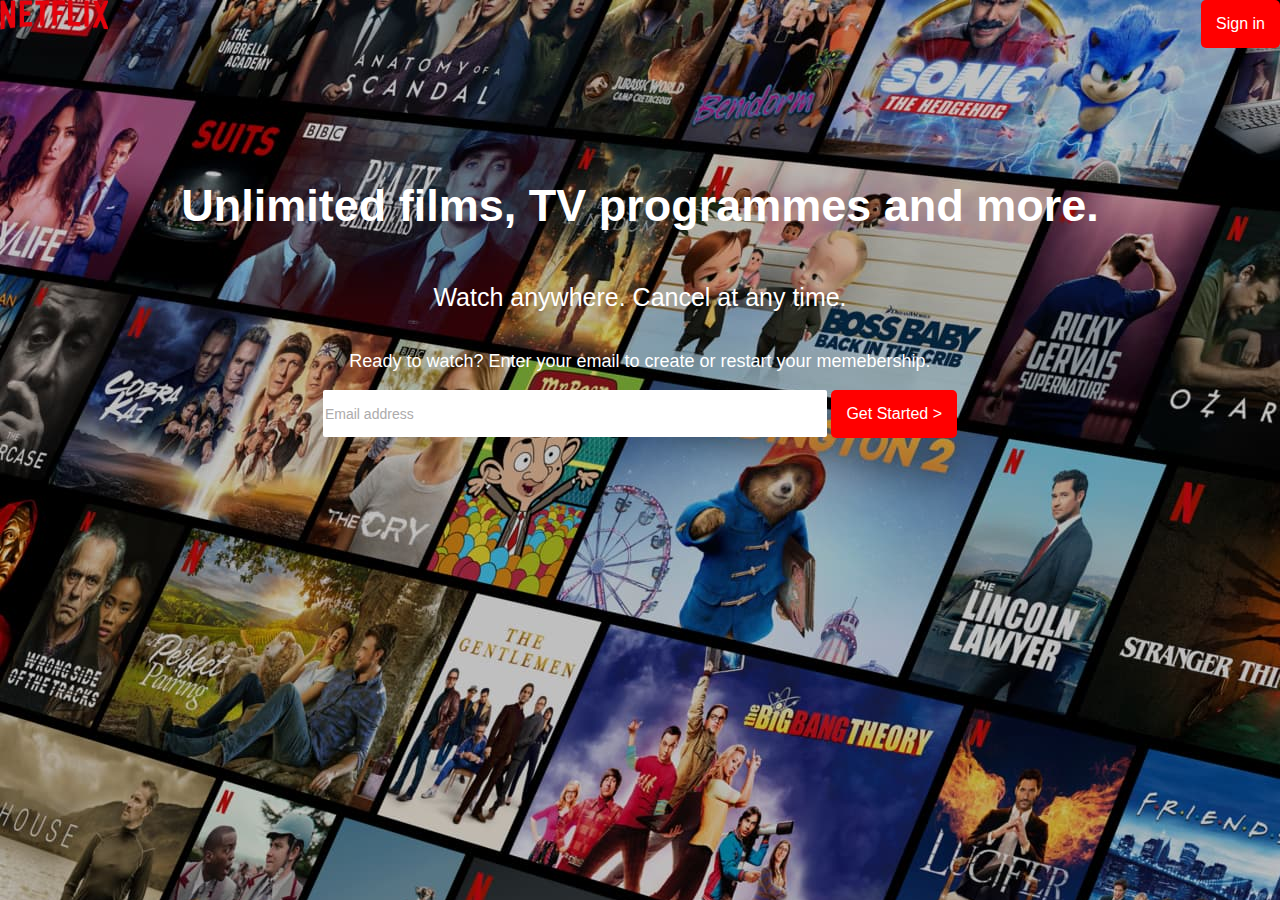
<file: index.html>
<!DOCTYPE html>
<html lang="en">
<head>
    <meta charset="UTF-8">
    <meta http-equiv="X-UA-Compatible" content="IE=edge">
    <meta name="viewport" content="width=device-width, initial-scale=1.0">
    <link rel="stylesheet" href="style.css">
    <title>Netflix United Kingdom - Watch TV programmers online, Watch ... netflix.com </title>
    <link rel="icon" type="image/png" href="Images/netflix-n-logo.png">
</head>
<body>
        <div class="header">
            <img src="Images/SignInPage/netflixs_logo.png" >
                <div class="sigIn">
                    <button onclick="location.href= 'index_signInPage.html'">Sign in</button>
                </div>
        </div>
    
    <div class="mainText">
            
            <h1>Unlimited films, TV programmes and more.</h1>
            <h2>Watch anywhere. Cancel at any time.</h2>
            
            <p class="fontformatOne">Ready to watch? Enter your email to create or restart your memebership.</p>
        
        <div>
        
            <input class="registration" type="text" placeholder="Email address">
            <button> Get Started ></button>
            
        </div>
    </div>
</body>
</html>

<!-- FIX sign in button, 
    stop the shrinking 
    Set the email address to left had corner when user clicks., 
    -->
</file>
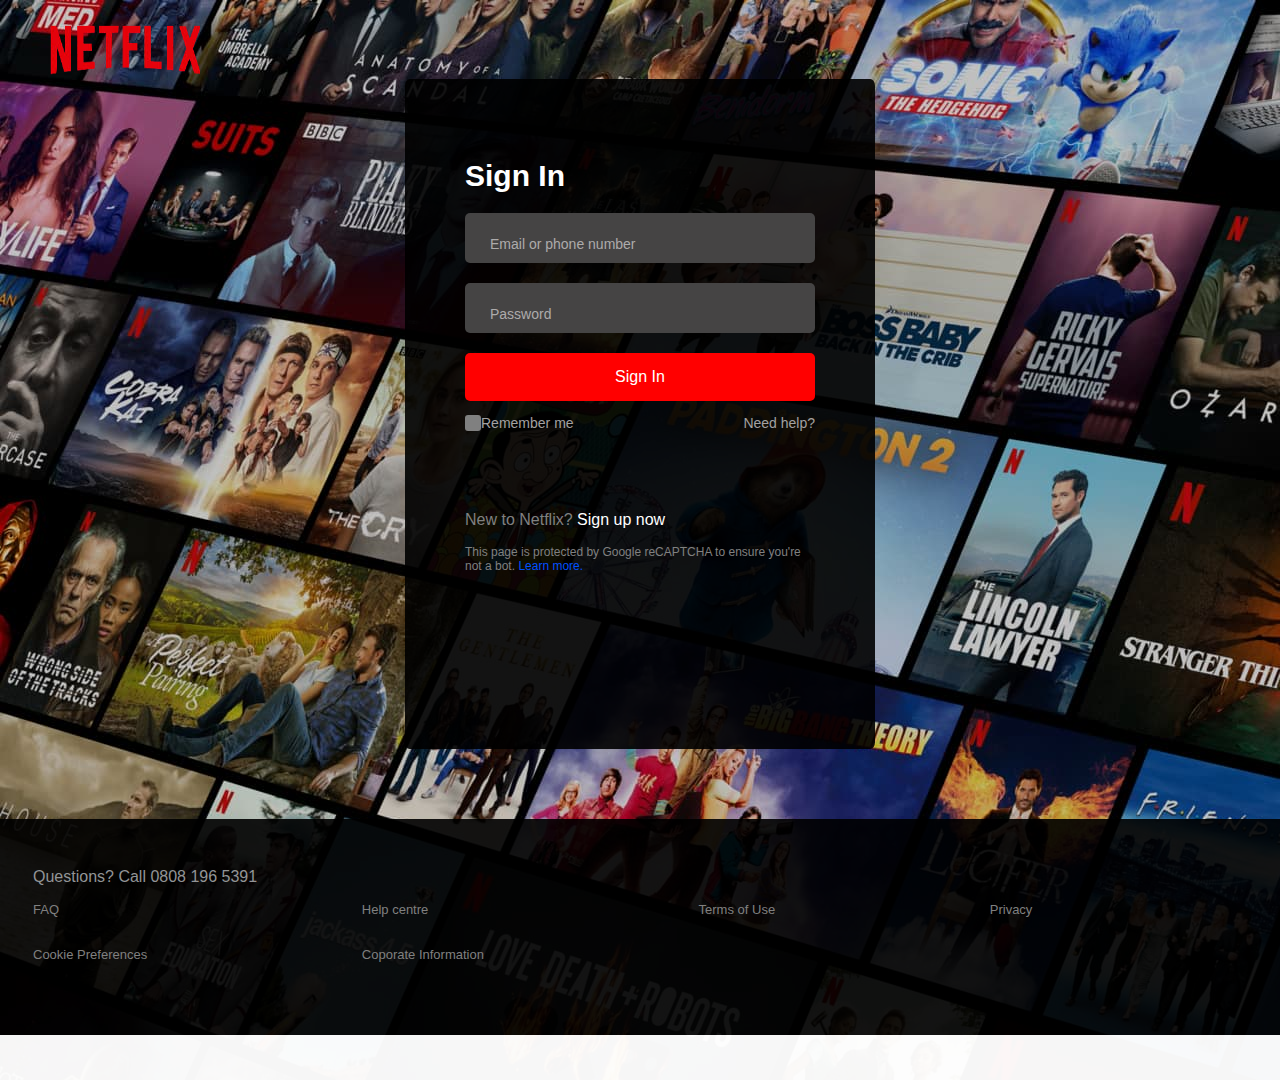
<file: index_signInPage.html>
<!DOCTYPE html>
<html lang="en">
<head>
    <meta charset="UTF-8">
    <meta http-equiv="X-UA-Compatible" content="IE=edge">
    <meta name="viewport" content="width=device-width, initial-scale=1.0">
    <title>Netflix</title>
    <link rel="icon" type="image/png" href="Images/netflix-n-logo.png">
    <link rel="stylesheet" href="style.css">
    <script script src="netflix.js" defer ></script>
</head>
<body>
    <div class="SignIn">
        <img src="Images/SignInPage/netflixs_logo.png" style="width: 150px; height: 50px;">
        <div class="signInPage">
            <h1 style="color: white; font-family: Arial, Helvetica, sans-serif; font-size: 30px;">Sign In</h1>
            <form>
                <input type="email" id="Email" name="Email" placeholder="Email or phone number " required>
                <input type="password" id="password" name="password" placeholder="Password" required minlength="8">
            </form>
        
            <button class="SignInPageButton" type="submit">Sign In</button>
        
            <div class="rememberMe_Needhelp">
                <div>
                    <label class="container"> Remember me 
                    <input type="checkbox"  name="rememberMe">
                    <span class="checkmark"></span>
                    </label>
                </div>
                <p>Need help?</p>
            </div>
            <div>
                <p style="font-size:16px"> New to Netflix? <a href= index.html style="color:white">Sign up now</a></p>
                <div class="T_C">
                    <p>This page is protected by Google reCAPTCHA to ensure you're not a bot. <a id="LearnMore" style="display:auto" onclick="showContent()">Learn more.</a></p>
                    <div id="hiddenText"  style="display:none">
                        The information collected by Google reCAPTCHA is subject to the Google <a>Privacy Policy</a> and <a>Terms of Service</a>, and is used for providing, maintaining and improving the reCAPTCHA service and for general security purposes (it is not used for personalised advertising by Google).
                    </div>
                </div>
                
            </div>
            
        </div>
    </div>
        <div class="footer">
            <div class="contact">
                <p>Questions? Call 0808 196 5391</p>
            </div>
            <div class="generalInformation">
                <a href="" >FAQ</a>
                <a href="" >Help centre</a>
                <a href="" >Terms of Use</a>
                <a href="" >Privacy</a>
                <a href="" >Cookie Preferences</a>    
                <a href="">Coporate Information</a>
            </div>
        </div>
        <div class="whitebox">
        
        </div>
</body>
    
</html>
</file>
<file: style.css>
/* Style section for the Netflix main page */
body{
    background-image: url("Images/SignInPage/signInBackgroundImage.jpeg");
    color: white;
    font-family: sans-serif;
    margin:0%;
   
}
.SignIn{
    margin: 25px 50px 25px 50px;
    
}
.header{
    display: flex;
    justify-content: space-between;
    height: 30px;

}
button .signIn {
    text-align: center;
}
button{
    color: white;
    background-color: red;
    border: none;
    border-radius: 5px;
    text-align: center;
    font-size: medium;
    padding: 15px;
}
a:link, a:visited{
    text-decoration: none;
    color: grey;
  }

a:hover{
    text-decoration: underline;
}

.mainText{
    padding-top: 120px; 
    display: flex;
    align-items: center;
    flex-direction: column;
    text-align: center;
  
}


h1{
    font-size: 45px;
}
h2{
    font-weight: normal;
    font-size: 25px;
}
.fontformatOne{

    font-size: 18px;
    font-family: Arial, Helvetica, sans-serif;
    font-weight: normal;
    
}
input{
    outline: none;
    font-size: medium;

}
::placeholder{
    color: rgb(173, 171, 171);
    font-size: 14px;
    font-family: Arial, Helvetica, sans-serif;
    font-weight: none;
}

.registration{

    height:45px; 
    width: 500px;
    border-radius: 2px; 
    border: none;
    
}
/*Style back for the Sign In page */

.signInPage{

    margin: 0px auto 0px auto ;
    color: grey;
    background-color: rgb(0, 0, 0,0.9);
    font-size: 20px;
    display: flex;
    padding: 60px;
    height: 550px;
    width: 350px;
    border-radius: 1%;
    flex-direction: column;


}

.rememberMe_Needhelp{
    display: flex;
    font-size: 14px;
    align-items: baseline;
    flex-direction: row;
    text-align: center;
    padding-bottom: 50px;
    justify-content: space-between;
    color:rgb(163, 161, 161);

}
.checkmark {
    appearance: none;
	background-color: grey;
	height: 16px;px;
    width: 16px;
	border-radius: 3px;
    top: 5px;
    position: absolute;
    top: 0;
    left: 0;

  }
  
form input{
    color: inherit;
    background-color: rgb(69, 68, 68);
    border: none;
    border-radius: 5px;
    box-sizing: border-box;
    width: 100%;
    height: 50px;
    margin-bottom: 20px;
    font-size: 32px;
    padding: 25px;

}
.T_C{
    font-size:12px;
}
.T_C a{
    color: rgb(0, 81, 255);
}

.footer{
   
    background-color: rgb(0, 0, 0,0.9);
    color: rgb(146, 148, 150);
    margin-top: 70px;
    height: 150px;
    padding: 33px;

}
.generalInformation{
    display: grid;
    grid-template-columns: auto auto auto auto;
    row-gap: 30px;
    font-size: 13px;;

    
}
.whitebox{
   
    height: 45px;
    background-color: rgba(255, 255, 255, 0.966);

}
.container {
  display: block;
  position: relative;
  margin-bottom: 12px;
  padding-left: 16px;
  cursor: pointer;
  font-size: 14px;
  -webkit-user-select: none;
  -moz-user-select: none;
  -ms-user-select: none;
  user-select: none;
}

/* Hide the browser's default checkbox */
.container input {
  position: absolute;
  opacity: 0;
  cursor: pointer;
  height: 0;
  width: 0;
}

/* Create the checkmark/indicator (hidden when not checked) */
.checkmark:after {
  content: "";
  position: absolute;
  display: none;
}

/* Show the checkmark when checked */
.container input:checked ~ .checkmark:after {
  display: block;
}

/* Style the checkmark/indicator */
.container .checkmark:after {
  left: 5px;
  top: 3px;
  width: 4px;
  height: 8px;
  border: solid white;
  border-width: 0 3px 3px 0;
  -webkit-transform: rotate(45deg);
  -ms-transform: rotate(45deg);
  transform: rotate(45deg);
}
/* On screens that are 600px wide or less, the background color is black */

@media screen and (max-width: 600px) {
    body {
      background-image: none;
      background-color: black;
      appearance: none;
    }
    /* Remove top margin and add grey line above the contents of footer*/
    .footer{
        margin-top: 0px;
        margin-bottom: 25px;
        padding: 33px;
        border-top: 1px solid grey;
    
    }
    .whitebox{
        height: 0;
    }
}
</file>
